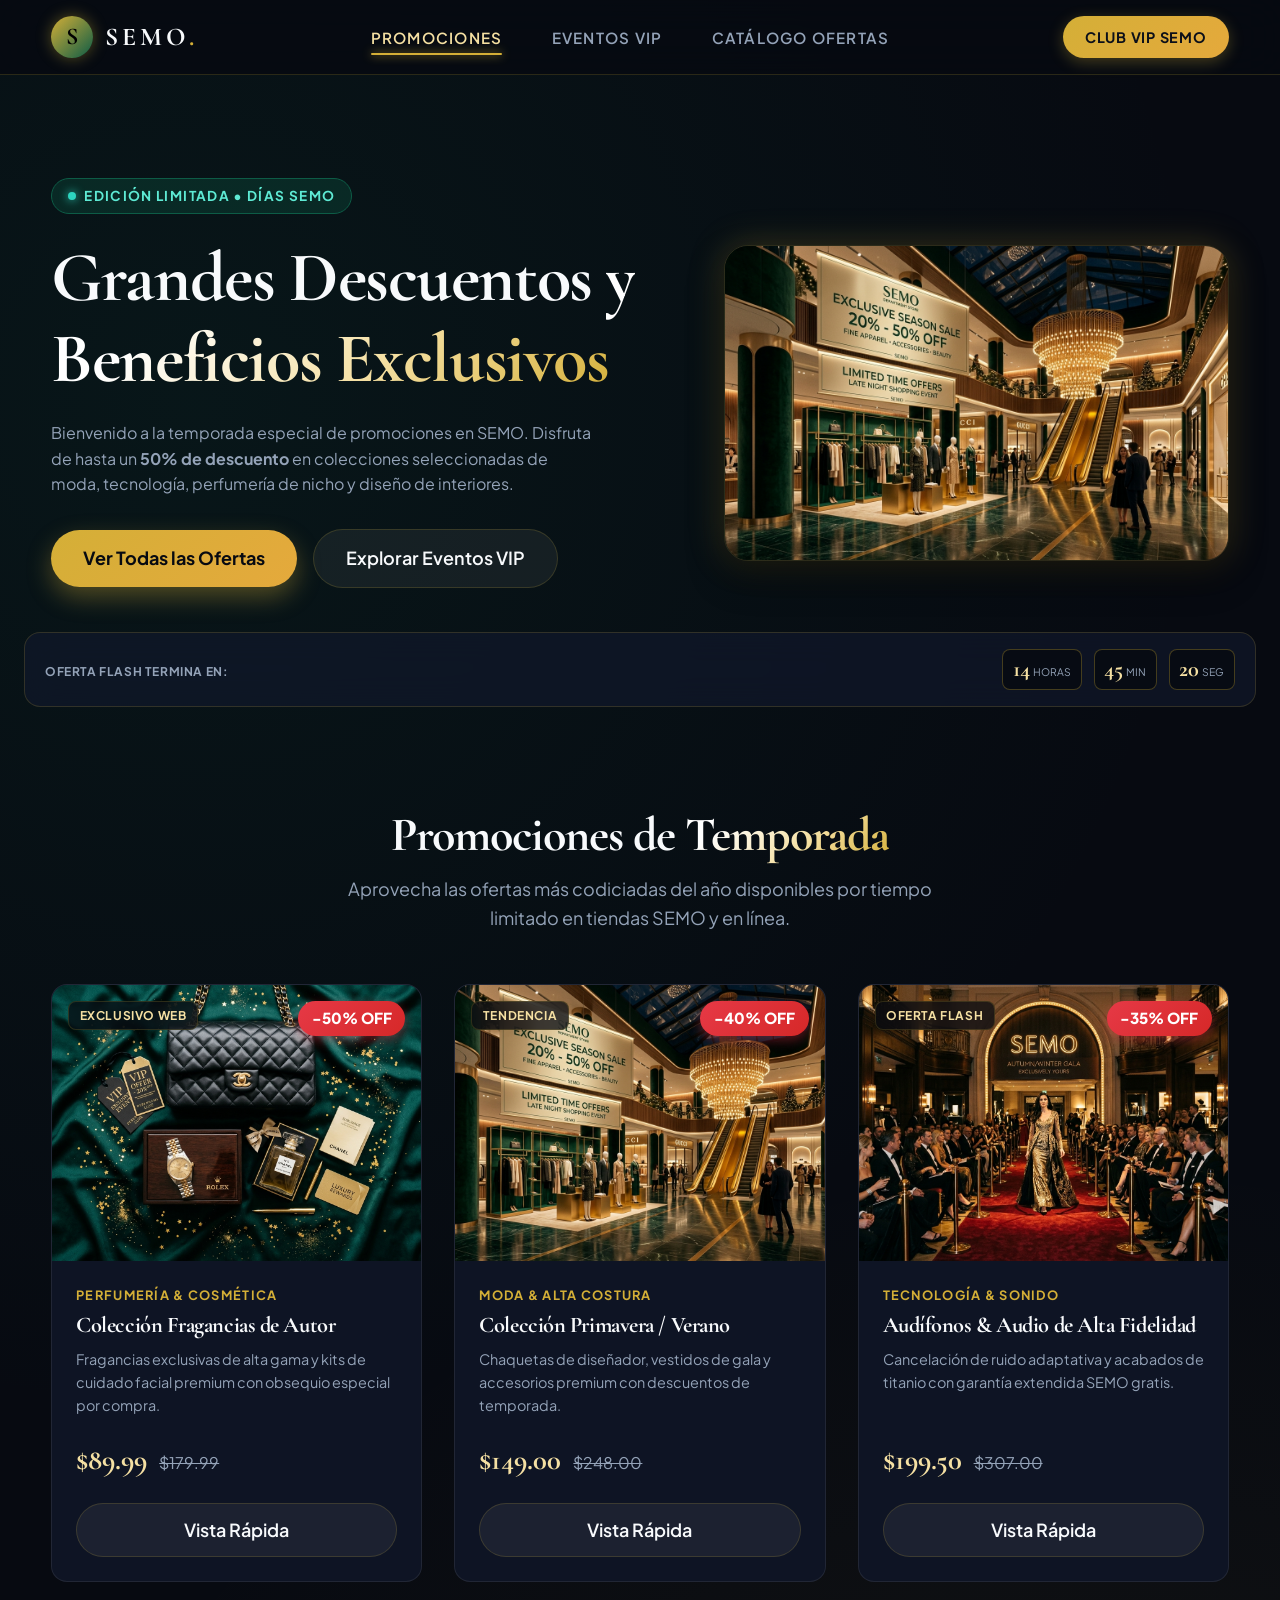
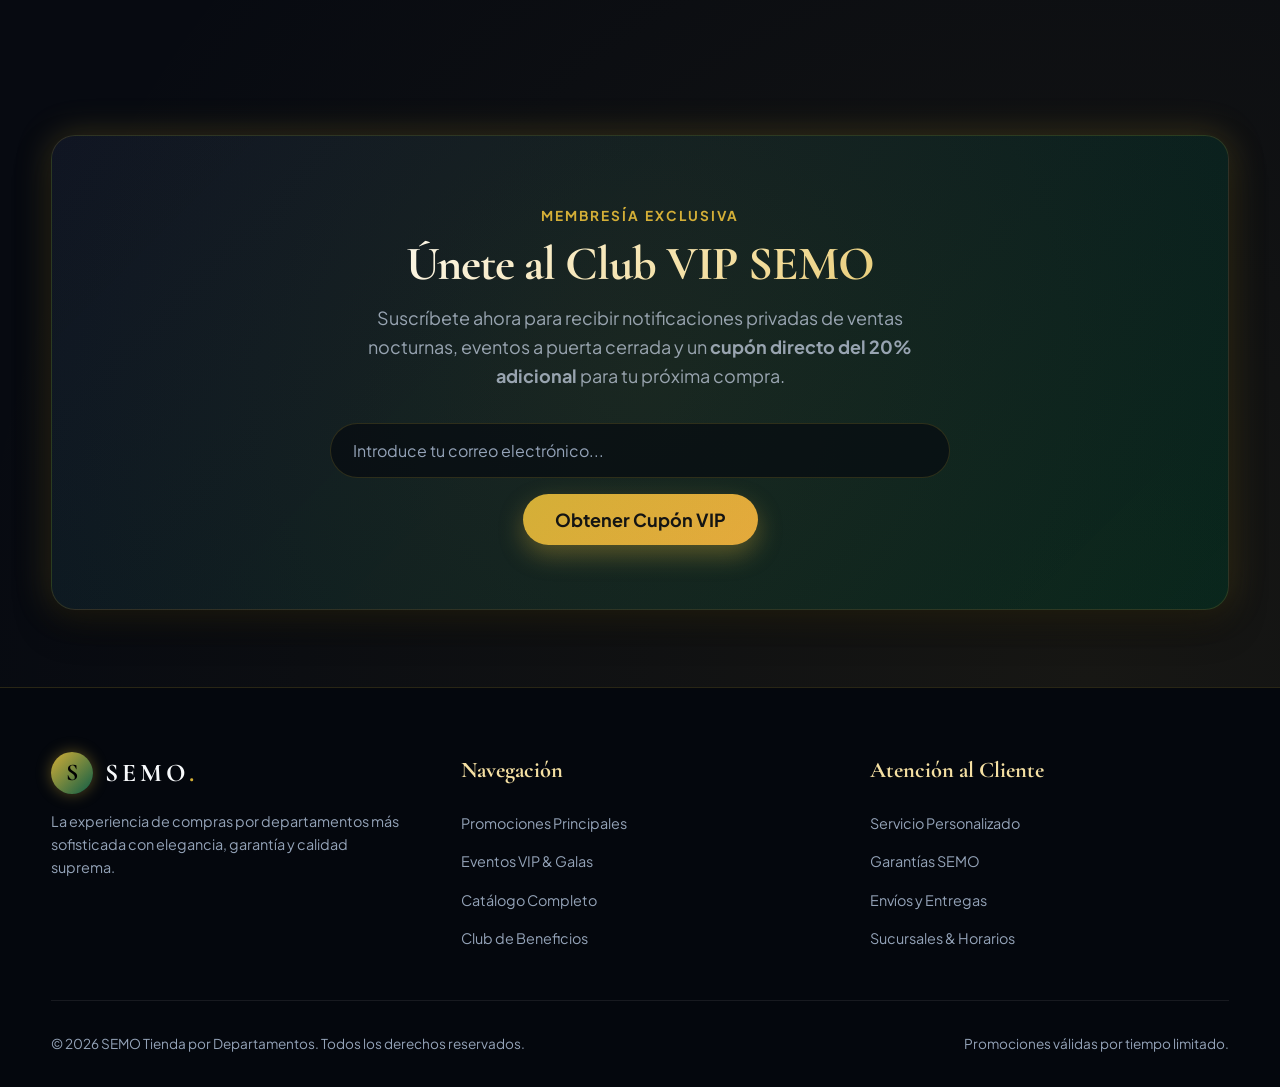
<file: index.html>
<!DOCTYPE html>
<html lang="es">
<head>
  <meta charset="UTF-8">
  <meta name="viewport" content="width=device-width, initial-scale=1.0">
  <title>SEMO | Promociones Exclusivas y Descuentos Especiales</title>
  <meta name="description" content="Descubre las promociones de temporada en SEMO Tienda por Departamentos. Descuentos de hasta el 50% en Moda, Tecnología, Perfumería y Hogar. Suscríbete al Club VIP.">
  <link rel="stylesheet" href="styles.css">
</head>
<body>

  <!-- HEADER Y NAVEGACIÓN -->
  <header class="header-navbar" id="top">
    <div class="container nav-container">
      <a href="index.html" class="brand-logo" aria-label="SEMO Inicio">
        <div class="brand-symbol">S</div>
        <div class="brand-text">SEMO<span>.</span></div>
      </a>

      <nav aria-label="Navegación Principal">
        <ul class="nav-links">
          <li><a href="index.html" class="nav-link active">Promociones</a></li>
          <li><a href="eventos.html" class="nav-link">Eventos VIP</a></li>
          <li><a href="catalogo.html" class="nav-link">Catálogo Ofertas</a></li>
        </ul>
      </nav>

      <a href="#suscribirse" class="nav-cta">Club VIP SEMO</a>
    </div>
  </header>

  <!-- MAIN CONTENT -->
  <main>

    <!-- HERO BANNER -->
    <section class="hero-section">
      <div class="container hero-grid">
        <div class="hero-content">
          <div class="hero-badge">
            <span class="pulse-dot"></span>
            <span>Edición Limitada • Días SEMO</span>
          </div>

          <h1 class="hero-title">Grandes Descuentos <span class="text-gradient-gold">y Beneficios Exclusivos</span></h1>

          <p class="hero-description">
            Bienvenido a la temporada especial de promociones en SEMO. Disfruta de hasta un <strong>50% de descuento</strong> en colecciones seleccionadas de moda, tecnología, perfumería de nicho y diseño de interiores.
          </p>

          <div class="hero-actions">
            <a href="catalogo.html" class="btn-primary">Ver Todas las Ofertas</a>
            <a href="eventos.html" class="btn-secondary">Explorar Eventos VIP</a>
          </div>

          <!-- CONTADOR REGRESIVO FLASH -->
          <div class="floating-card">
            <div>
              <small style="color: var(--text-muted); font-size: 0.75rem; text-transform: uppercase; font-weight: 700; letter-spacing: 0.05em;">Oferta Flash Termina En:</small>
            </div>
            <div class="timer-container" id="flash-timer">
              <div class="timer-box">
                <span class="timer-num" id="timer-hours">14</span>
                <span class="timer-label">Horas</span>
              </div>
              <div class="timer-box">
                <span class="timer-num" id="timer-minutes">45</span>
                <span class="timer-label">Min</span>
              </div>
              <div class="timer-box">
                <span class="timer-num" id="timer-seconds">22</span>
                <span class="timer-label">Seg</span>
              </div>
            </div>
          </div>
        </div>

        <div class="hero-media">
          <div class="media-frame">
            <img src="img/hero.jpg" alt="Interior de la tienda por departamentos SEMO con promociones de lujo" width="600" height="375" loading="eager">
          </div>
        </div>
      </div>
    </section>

    <!-- PROMOCIONES DESTACADAS -->
    <section class="section-padding" id="promociones">
      <div class="container">
        <div class="section-title">
          <h2>Promociones de <span class="text-gradient-gold">Temporada</span></h2>
          <p>Aprovecha las ofertas más codiciadas del año disponibles por tiempo limitado en tiendas SEMO y en línea.</p>
        </div>

        <div class="promo-grid">
          <!-- CARD 1 -->
          <article class="promo-card">
            <div class="card-image-wrap">
              <img src="img/catalog.jpg" alt="Perfumería y Cosmética de Lujo SEMO">
              <span class="badge-tag">Exclusivo Web</span>
              <span class="badge-discount">-50% OFF</span>
            </div>
            <div class="card-body">
              <span class="card-category">Perfumería & Cosmética</span>
              <h3 class="card-title">Colección Fragancias de Autor</h3>
              <p class="card-text">Fragancias exclusivas de alta gama y kits de cuidado facial premium con obsequio especial por compra.</p>
              <div class="card-price-row">
                <span class="price-current">$89.99</span>
                <span class="price-old">$179.99</span>
              </div>
              <button class="btn-secondary btn-quickview" data-title="Colección Fragancias de Autor" data-price="$89.99" data-old="$179.99" data-desc="Perfumería fina de autor con notas aromáticas orientales y amaderadas. Incluye estuche de regalo de lujo.">Vista Rápida</button>
            </div>
          </article>

          <!-- CARD 2 -->
          <article class="promo-card">
            <div class="card-image-wrap">
              <img src="img/hero.jpg" alt="Moda Alta Costura SEMO">
              <span class="badge-tag">Tendencia</span>
              <span class="badge-discount">-40% OFF</span>
            </div>
            <div class="card-body">
              <span class="card-category">Moda & Alta Costura</span>
              <h3 class="card-title">Colección Primavera / Verano</h3>
              <p class="card-text">Chaquetas de diseñador, vestidos de gala y accesorios premium con descuentos de temporada.</p>
              <div class="card-price-row">
                <span class="price-current">$149.00</span>
                <span class="price-old">$248.00</span>
              </div>
              <button class="btn-secondary btn-quickview" data-title="Colección Primavera / Verano" data-price="$149.00" data-old="$248.00" data-desc="Prendas de alta costura confeccionadas en telas de seda y lino importados. Elegancia sin esfuerzo.">Vista Rápida</button>
            </div>
          </article>

          <!-- CARD 3 -->
          <article class="promo-card">
            <div class="card-image-wrap">
              <img src="img/event.jpg" alt="Tecnología & Gadgets SEMO">
              <span class="badge-tag">Oferta Flash</span>
              <span class="badge-discount">-35% OFF</span>
            </div>
            <div class="card-body">
              <span class="card-category">Tecnología & Sonido</span>
              <h3 class="card-title">Audífonos & Audio de Alta Fidelidad</h3>
              <p class="card-text">Cancelación de ruido adaptativa y acabados de titanio con garantía extendida SEMO gratis.</p>
              <div class="card-price-row">
                <span class="price-current">$199.50</span>
                <span class="price-old">$307.00</span>
              </div>
              <button class="btn-secondary btn-quickview" data-title="Audífonos & Audio de Alta Fidelidad" data-price="$199.50" data-old="$307.00" data-desc="Sistema de audio Hi-Res inalámbrico con batería de 40 horas y estuche rígido incluido.">Vista Rápida</button>
            </div>
          </article>
        </div>
      </div>
    </section>

    <!-- FORMULARIO DE SUSCRIPCIÓN -->
    <section class="section-padding" id="suscribirse">
      <div class="container">
        <div class="subscribe-card">
          <span style="color: var(--gold-primary); text-transform: uppercase; font-weight: 700; letter-spacing: 0.15em; font-size: 0.85rem;">Membresía Exclusiva</span>
          <h2 style="margin-top: 0.5rem;" class="text-gradient-gold">Únete al Club VIP SEMO</h2>
          <p style="color: var(--text-muted); max-width: 550px; margin-inline: auto; margin-top: 0.75rem;">
            Suscríbete ahora para recibir notificaciones privadas de ventas nocturnas, eventos a puerta cerrada y un <strong>cupón directo del 20% adicional</strong> para tu próxima compra.
          </p>

          <form id="subscribe-form" class="subscribe-form" action="#" method="POST">
            <div class="form-group">
              <input type="email" class="form-input" placeholder="Introduce tu correo electrónico..." required aria-label="Dirección de correo electrónico">
            </div>
            <button type="submit" class="btn-primary">Obtener Cupón VIP</button>
          </form>
        </div>
      </div>
    </section>

  </main>

  <!-- MODAL SUSCRIPCIÓN -->
  <div class="modal-overlay" id="subscribe-modal" role="dialog" aria-modal="true" aria-labelledby="modal-title">
    <div class="modal-card">
      <button class="modal-close" id="close-subscribe-modal" aria-label="Cerrar modal">&times;</button>
      <div style="width: 56px; height: 56px; border-radius: 50%; background: rgba(212, 175, 55, 0.15); display: grid; place-items: center; margin-inline: auto; color: var(--gold-primary); font-size: 1.8rem; margin-bottom: 1rem;">✦</div>
      <h3 id="modal-title" class="text-gradient-gold">¡Suscripción Confirmada!</h3>
      <p style="color: var(--text-muted); margin-top: 0.5rem; font-size: 0.95rem;">
        Hemos registrado tu correo <strong id="registered-email" style="color: var(--text-main);"></strong>. Aquí tienes tu cupón exclusivo para usar hoy mismo:
      </p>

      <div class="coupon-box">SEMOVIP2026</div>

      <p style="color: var(--gold-light); font-size: 0.85rem;">Presenta este código en caja o ingresalo en el carrito digital.</p>
    </div>
  </div>

  <!-- MODAL QUICK VIEW -->
  <div class="modal-overlay" id="quickview-modal" role="dialog" aria-modal="true">
    <div class="modal-card">
      <button class="modal-close" id="close-quickview-modal">&times;</button>
      <h3 id="qv-title" class="text-gradient-gold" style="margin-bottom: 0.5rem;">Detalle del Producto</h3>
      <p id="qv-desc" style="color: var(--text-muted); font-size: 0.95rem; margin-bottom: 1.5rem;"></p>
      
      <div style="display: flex; justify-content: center; align-items: baseline; gap: 1rem; margin-bottom: 1.5rem;">
        <span id="qv-price" class="price-current"></span>
        <span id="qv-old-price" class="price-old"></span>
      </div>

      <button class="btn-primary" onclick="alert('¡Producto añadido a tus promociones guardadas!')" style="width: 100%;">Reservar Promoción</button>
    </div>
  </div>

  <!-- FOOTER -->
  <footer class="footer-main">
    <div class="container">
      <div class="footer-grid">
        <div class="footer-col">
          <div class="brand-logo" style="margin-bottom: 1rem;">
            <div class="brand-symbol">S</div>
            <div class="brand-text">SEMO<span>.</span></div>
          </div>
          <p>La experiencia de compras por departamentos más sofisticada con elegancia, garantía y calidad suprema.</p>
        </div>

        <div class="footer-col">
          <h4>Navegación</h4>
          <ul class="footer-links">
            <li><a href="index.html">Promociones Principales</a></li>
            <li><a href="eventos.html">Eventos VIP & Galas</a></li>
            <li><a href="catalogo.html">Catálogo Completo</a></li>
            <li><a href="#suscribirse">Club de Beneficios</a></li>
          </ul>
        </div>

        <div class="footer-col">
          <h4>Atención al Cliente</h4>
          <ul class="footer-links">
            <li><a href="#">Servicio Personalizado</a></li>
            <li><a href="#">Garantías SEMO</a></li>
            <li><a href="#">Envíos y Entregas</a></li>
            <li><a href="#">Sucursales & Horarios</a></li>
          </ul>
        </div>
      </div>

      <div class="footer-bottom">
        <p>&copy; 2026 SEMO Tienda por Departamentos. Todos los derechos reservados.</p>
        <p>Promociones válidas por tiempo limitado.</p>
      </div>
    </div>
  </footer>

  <script src="main.js"></script>
</body>
</html>
</file>
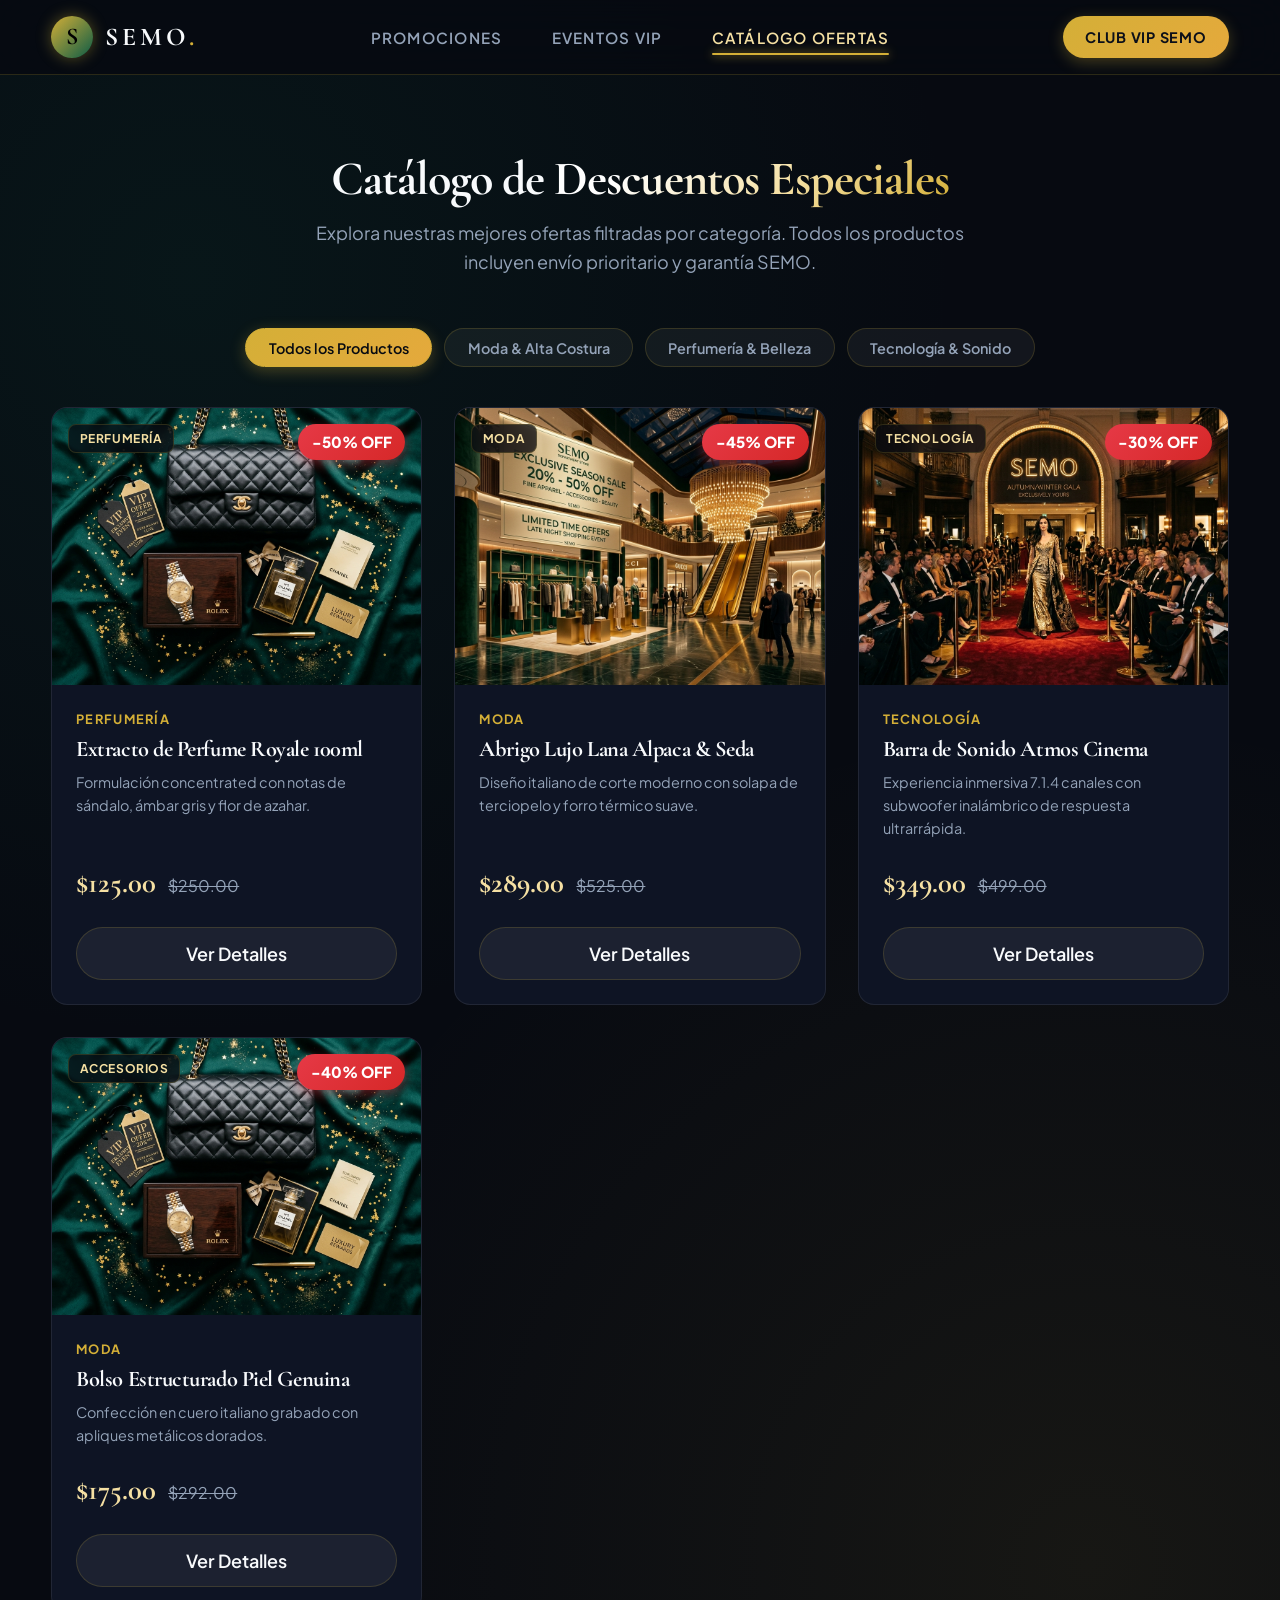
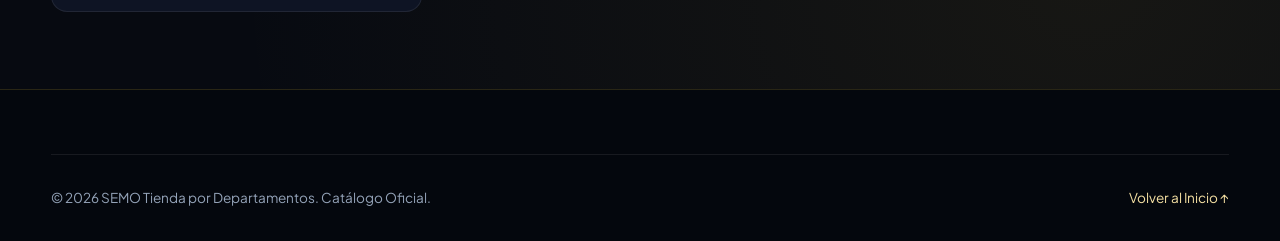
<file: catalogo.html>
<!DOCTYPE html>
<html lang="es">
<head>
  <meta charset="UTF-8">
  <meta name="viewport" content="width=device-width, initial-scale=1.0">
  <title>SEMO | Catálogo de Ofertas y Descuentos</title>
  <meta name="description" content="Explora el catálogo interactivo de ofertas en SEMO Tienda por Departamentos. Moda, tecnología, perfumería y artículos para el hogar al mejor precio.">
  <link rel="stylesheet" href="styles.css">
  <style>
    /* Estilos para botones de filtro en catálogo */
    .filter-bar {
      display: flex;
      flex-wrap: wrap;
      justify-content: center;
      gap: 0.75rem;
      margin-bottom: 2.5rem;
    }
    .filter-btn {
      background: rgba(255, 255, 255, 0.05);
      border: 1px solid var(--border-glass);
      color: var(--text-muted);
      padding: 0.6rem 1.4rem;
      border-radius: var(--radius-full);
      font-weight: 600;
      font-size: 0.9rem;
      cursor: pointer;
      transition: var(--transition-fast);
    }
    .filter-btn:hover, .filter-btn.active {
      background: linear-gradient(135deg, var(--gold-primary), var(--gold-accent));
      color: #070A11;
      border-color: var(--gold-primary);
      box-shadow: 0 4px 15px rgba(212, 175, 55, 0.3);
    }
  </style>
</head>
<body>

  <!-- HEADER Y NAVEGACIÓN -->
  <header class="header-navbar">
    <div class="container nav-container">
      <a href="index.html" class="brand-logo" aria-label="SEMO Inicio">
        <div class="brand-symbol">S</div>
        <div class="brand-text">SEMO<span>.</span></div>
      </a>

      <nav aria-label="Navegación Principal">
        <ul class="nav-links">
          <li><a href="index.html" class="nav-link">Promociones</a></li>
          <li><a href="eventos.html" class="nav-link">Eventos VIP</a></li>
          <li><a href="catalogo.html" class="nav-link active">Catálogo Ofertas</a></li>
        </ul>
      </nav>

      <a href="index.html#suscribirse" class="nav-cta">Club VIP SEMO</a>
    </div>
  </header>

  <main>
    <section class="section-padding">
      <div class="container">
        <div class="section-title">
          <h2>Catálogo de <span class="text-gradient-gold">Descuentos Especiales</span></h2>
          <p>Explora nuestras mejores ofertas filtradas por categoría. Todos los productos incluyen envío prioritario y garantía SEMO.</p>
        </div>

        <!-- BARRA DE FILTROS DE CATEGORÍA -->
        <div class="filter-bar">
          <button class="filter-btn active" data-filter="all">Todos los Productos</button>
          <button class="filter-btn" data-filter="moda">Moda & Alta Costura</button>
          <button class="filter-btn" data-filter="perfumeria">Perfumería & Belleza</button>
          <button class="filter-btn" data-filter="tecnologia">Tecnología & Sonido</button>
        </div>

        <!-- GRID DEL CATÁLOGO -->
        <div class="promo-grid">
          <!-- PRODUCTO 1 -->
          <article class="promo-card catalog-card" data-category="perfumeria">
            <div class="card-image-wrap">
              <img src="img/catalog.jpg" alt="Fragancia de Autor SEMO">
              <span class="badge-tag">Perfumería</span>
              <span class="badge-discount">-50% OFF</span>
            </div>
            <div class="card-body">
              <span class="card-category">Perfumería</span>
              <h3 class="card-title">Extracto de Perfume Royale 100ml</h3>
              <p class="card-text">Formulación concentrated con notas de sándalo, ámbar gris y flor de azahar.</p>
              <div class="card-price-row">
                <span class="price-current">$125.00</span>
                <span class="price-old">$250.00</span>
              </div>
              <button class="btn-secondary btn-quickview" data-title="Extracto de Perfume Royale 100ml" data-price="$125.00" data-old="$250.00" data-desc="Elixir de perfume exclusivo en frasco de cristal tallado a mano.">Ver Detalles</button>
            </div>
          </article>

          <!-- PRODUCTO 2 -->
          <article class="promo-card catalog-card" data-category="moda">
            <div class="card-image-wrap">
              <img src="img/hero.jpg" alt="Abrigo de Lana e Hilo de Seda">
              <span class="badge-tag">Moda</span>
              <span class="badge-discount">-45% OFF</span>
            </div>
            <div class="card-body">
              <span class="card-category">Moda</span>
              <h3 class="card-title">Abrigo Lujo Lana Alpaca & Seda</h3>
              <p class="card-text">Diseño italiano de corte moderno con solapa de terciopelo y forro térmico suave.</p>
              <div class="card-price-row">
                <span class="price-current">$289.00</span>
                <span class="price-old">$525.00</span>
              </div>
              <button class="btn-secondary btn-quickview" data-title="Abrigo Lujo Lana Alpaca & Seda" data-price="$289.00" data-old="$525.00" data-desc="Prenda invernal confeccionada artesanalmente en Italia. Confort absoluto.">Ver Detalles</button>
            </div>
          </article>

          <!-- PRODUCTO 3 -->
          <article class="promo-card catalog-card" data-category="tecnologia">
            <div class="card-image-wrap">
              <img src="img/event.jpg" alt="Sistema Smart Sound Master">
              <span class="badge-tag">Tecnología</span>
              <span class="badge-discount">-30% OFF</span>
            </div>
            <div class="card-body">
              <span class="card-category">Tecnología</span>
              <h3 class="card-title">Barra de Sonido Atmos Cinema</h3>
              <p class="card-text">Experiencia inmersiva 7.1.4 canales con subwoofer inalámbrico de respuesta ultrarrápida.</p>
              <div class="card-price-row">
                <span class="price-current">$349.00</span>
                <span class="price-old">$499.00</span>
              </div>
              <button class="btn-secondary btn-quickview" data-title="Barra de Sonido Atmos Cinema" data-price="$349.00" data-old="$499.00" data-desc="Sonido cinematográfico para tu sala de estar con conectividad Bluetooth 5.3 y HDMI eARC.">Ver Detalles</button>
            </div>
          </article>

          <!-- PRODUCTO 4 -->
          <article class="promo-card catalog-card" data-category="moda">
            <div class="card-image-wrap">
              <img src="img/catalog.jpg" alt="Bolso Piel Italiana SEMO">
              <span class="badge-tag">Accesorios</span>
              <span class="badge-discount">-40% OFF</span>
            </div>
            <div class="card-body">
              <span class="card-category">Moda</span>
              <h3 class="card-title">Bolso Estructurado Piel Genuina</h3>
              <p class="card-text">Confección en cuero italiano grabado con apliques metálicos dorados.</p>
              <div class="card-price-row">
                <span class="price-current">$175.00</span>
                <span class="price-old">$292.00</span>
              </div>
              <button class="btn-secondary btn-quickview" data-title="Bolso Estructurado Piel Genuina" data-price="$175.00" data-old="$292.00" data-desc="Elegante bolso de mano convertible con correa ajustable para hombro.">Ver Detalles</button>
            </div>
          </article>
        </div>
      </div>
    </section>
  </main>

  <!-- MODAL QUICK VIEW -->
  <div class="modal-overlay" id="quickview-modal" role="dialog" aria-modal="true">
    <div class="modal-card">
      <button class="modal-close" id="close-quickview-modal">&times;</button>
      <h3 id="qv-title" class="text-gradient-gold" style="margin-bottom: 0.5rem;">Detalle del Producto</h3>
      <p id="qv-desc" style="color: var(--text-muted); font-size: 0.95rem; margin-bottom: 1.5rem;"></p>
      
      <div style="display: flex; justify-content: center; align-items: baseline; gap: 1rem; margin-bottom: 1.5rem;">
        <span id="qv-price" class="price-current"></span>
        <span id="qv-old-price" class="price-old"></span>
      </div>

      <button class="btn-primary" onclick="alert('¡Excelente! Oferta reservada para retirar en tienda o envío.')" style="width: 100%;">Reservar Precio Especial</button>
    </div>
  </div>

  <!-- FOOTER -->
  <footer class="footer-main">
    <div class="container">
      <div class="footer-bottom">
        <p>&copy; 2026 SEMO Tienda por Departamentos. Catálogo Oficial.</p>
        <a href="index.html" style="color: var(--gold-light);">Volver al Inicio ↑</a>
      </div>
    </div>
  </footer>

  <script src="main.js"></script>
</body>
</html>
</file>
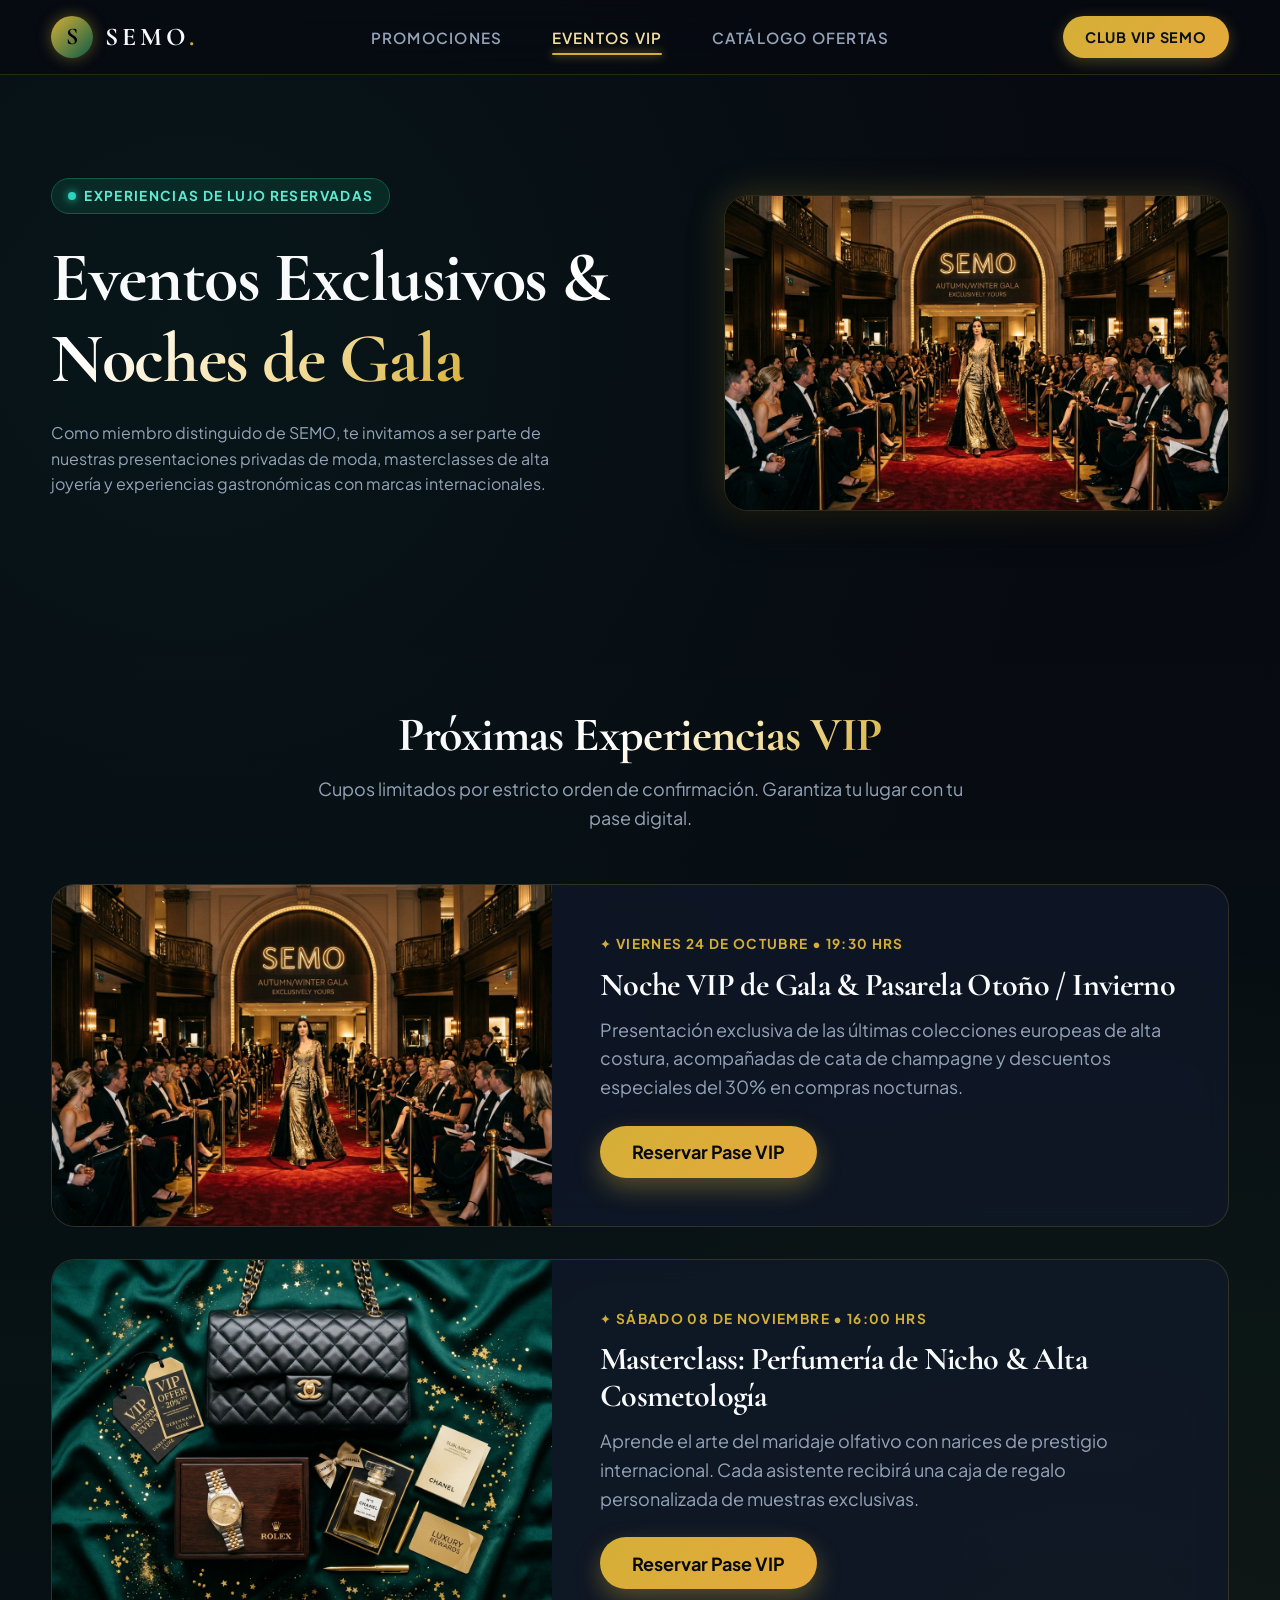
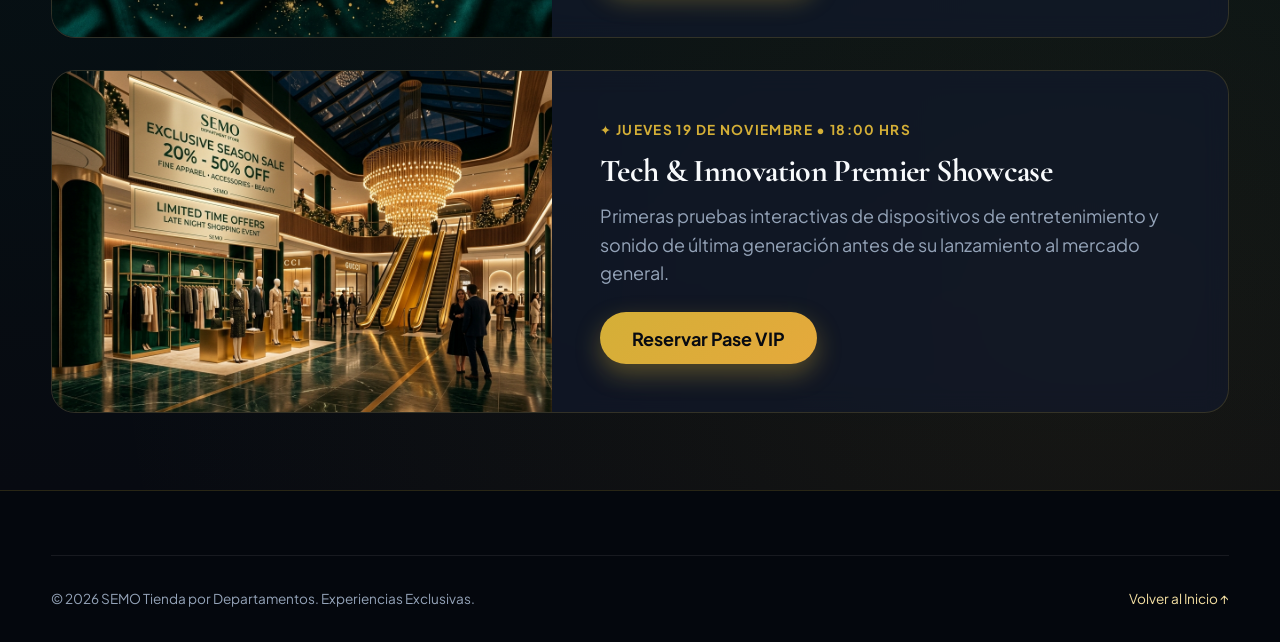
<file: eventos.html>
<!DOCTYPE html>
<html lang="es">
<head>
  <meta charset="UTF-8">
  <meta name="viewport" content="width=device-width, initial-scale=1.0">
  <title>SEMO | Eventos Exclusivos y Galas VIP</title>
  <meta name="description" content="Descubre la agenda de eventos exclusivos, desfiles de moda y catas privadas en SEMO Tienda por Departamentos. Reserva tu pase VIP.">
  <link rel="stylesheet" href="styles.css">
</head>
<body>

  <!-- HEADER Y NAVEGACIÓN -->
  <header class="header-navbar">
    <div class="container nav-container">
      <a href="index.html" class="brand-logo" aria-label="SEMO Inicio">
        <div class="brand-symbol">S</div>
        <div class="brand-text">SEMO<span>.</span></div>
      </a>

      <nav aria-label="Navegación Principal">
        <ul class="nav-links">
          <li><a href="index.html" class="nav-link">Promociones</a></li>
          <li><a href="eventos.html" class="nav-link active">Eventos VIP</a></li>
          <li><a href="catalogo.html" class="nav-link">Catálogo Ofertas</a></li>
        </ul>
      </nav>

      <a href="index.html#suscribirse" class="nav-cta">Club VIP SEMO</a>
    </div>
  </header>

  <main>
    <!-- HERO DE EVENTOS -->
    <section class="hero-section">
      <div class="container hero-grid">
        <div class="hero-content">
          <div class="hero-badge">
            <span class="pulse-dot"></span>
            <span>Experiencias de Lujo Reservadas</span>
          </div>

          <h1 class="hero-title">Eventos Exclusivos <span class="text-gradient-gold">& Noches de Gala</span></h1>

          <p class="hero-description">
            Como miembro distinguido de SEMO, te invitamos a ser parte de nuestras presentaciones privadas de moda, masterclasses de alta joyería y experiencias gastronómicas con marcas internacionales.
          </p>
        </div>

        <div class="hero-media">
          <div class="media-frame">
            <img src="img/event.jpg" alt="Noche de Gala y Desfile VIP en SEMO" width="600" height="375">
          </div>
        </div>
      </div>
    </section>

    <!-- AGENDA DE EVENTOS PRÓXIMOS -->
    <section class="section-padding events-section">
      <div class="container">
        <div class="section-title">
          <h2>Próximas <span class="text-gradient-gold">Experiencias VIP</span></h2>
          <p>Cupos limitados por estricto orden de confirmación. Garantiza tu lugar con tu pase digital.</p>
        </div>

        <div class="events-list">
          <!-- EVENTO 1 -->
          <article class="event-banner-card">
            <div class="event-media">
              <img src="img/event.jpg" alt="Noche de Gala Fall/Winter Moda SEMO" style="width:100%; height:100%; object-fit:cover;">
            </div>
            <div class="event-content">
              <div class="event-date-badge">
                <span>✦ Viernes 24 de Octubre • 19:30 HRS</span>
              </div>
              <h3 style="font-size: 2rem; margin-bottom: 0.75rem;">Noche VIP de Gala & Pasarela Otoño / Invierno</h3>
              <p style="color: var(--text-muted); margin-bottom: 1.5rem;">
                Presentación exclusiva de las últimas colecciones europeas de alta costura, acompañadas de cata de champagne y descuentos especiales del 30% en compras nocturnas.
              </p>
              <div>
                <button class="btn-primary btn-rsvp" data-event="Noche VIP de Gala & Pasarela Otoño / Invierno">Reservar Pase VIP</button>
              </div>
            </div>
          </article>

          <!-- EVENTO 2 -->
          <article class="event-banner-card">
            <div class="event-media">
              <img src="img/catalog.jpg" alt="Masterclass de Perfumería y Cuidado de la Piel" style="width:100%; height:100%; object-fit:cover;">
            </div>
            <div class="event-content">
              <div class="event-date-badge">
                <span>✦ Sábado 08 de Noviembre • 16:00 HRS</span>
              </div>
              <h3 style="font-size: 2rem; margin-bottom: 0.75rem;">Masterclass: Perfumería de Nicho & Alta Cosmetología</h3>
              <p style="color: var(--text-muted); margin-bottom: 1.5rem;">
                Aprende el arte del maridaje olfativo con narices de prestigio internacional. Cada asistente recibirá una caja de regalo personalizada de muestras exclusivas.
              </p>
              <div>
                <button class="btn-primary btn-rsvp" data-event="Masterclass: Perfumería de Nicho">Reservar Pase VIP</button>
              </div>
            </div>
          </article>

          <!-- EVENTO 3 -->
          <article class="event-banner-card">
            <div class="event-media">
              <img src="img/hero.jpg" alt="Lanzamiento Tecnológico Exclusivo SEMO" style="width:100%; height:100%; object-fit:cover;">
            </div>
            <div class="event-content">
              <div class="event-date-badge">
                <span>✦ Jueves 19 de Noviembre • 18:00 HRS</span>
              </div>
              <h3 style="font-size: 2rem; margin-bottom: 0.75rem;">Tech & Innovation Premier Showcase</h3>
              <p style="color: var(--text-muted); margin-bottom: 1.5rem;">
                Primeras pruebas interactivas de dispositivos de entretenimiento y sonido de última generación antes de su lanzamiento al mercado general.
              </p>
              <div>
                <button class="btn-primary btn-rsvp" data-event="Tech & Innovation Premier Showcase">Reservar Pase VIP</button>
              </div>
            </div>
          </article>
        </div>
      </div>
    </section>

  </main>

  <!-- MODAL RESERVACIÓN RSVP -->
  <div class="modal-overlay" id="event-modal" role="dialog" aria-modal="true">
    <div class="modal-card">
      <button class="modal-close" id="close-event-modal">&times;</button>
      <h3 class="text-gradient-gold" style="margin-bottom: 0.5rem;">Reserva de Pase VIP</h3>
      <p style="color: var(--text-muted); font-size: 0.9rem; margin-bottom: 1.25rem;">
        Confirmarás tu entrada para: <strong id="modal-event-name" style="color: var(--gold-light);"></strong>
      </p>

      <form id="rsvp-form" style="display: flex; flex-direction: column; gap: 1rem;">
        <input type="text" class="form-input" placeholder="Nombre completo" required>
        <input type="email" class="form-input" placeholder="Correo electrónico" required>
        <select class="form-input" style="color: var(--text-muted);" required>
          <option value="">Selecciona número de acompañantes</option>
          <option value="1">1 Persona (Individual)</option>
          <option value="2">2 Personas (+1 Acompañante)</option>
        </select>
        <button type="submit" class="btn-primary" style="margin-top: 0.5rem;">Confirmar Asistencia</button>
      </form>
    </div>
  </div>

  <!-- FOOTER -->
  <footer class="footer-main">
    <div class="container">
      <div class="footer-bottom">
        <p>&copy; 2026 SEMO Tienda por Departamentos. Experiencias Exclusivas.</p>
        <a href="index.html" style="color: var(--gold-light);">Volver al Inicio ↑</a>
      </div>
    </div>
  </footer>

  <script src="main.js"></script>
</body>
</html>
</file>
<file: styles.css>
/* ==========================================================================
   SEMO DEPARTMENT STORE - ESTILOS PRINCIPALES
   Diseño de Lujo Responsive SIN Media Queries
   ========================================================================== */

/* --------------------------------------------------------------------------
   1. VARIABLES DE DISEÑO & CONFIGURACIÓN BASE
   -------------------------------------------------------------------------- */
@import url('https://fonts.googleapis.com/css2?family=Cormorant+Garamond:ital,wght@0,500;0,600;0,700;1,400&family=Plus+Jakarta+Sans:wght@300;400;500;600;700;800&display=swap');

:root {
  /* Paleta de Colores Lujosos */
  --bg-dark: #070A11;
  --bg-surface: #0E1424;
  --bg-surface-elevated: #161F36;
  --bg-glass: rgba(18, 26, 45, 0.65);
  --border-glass: rgba(212, 175, 55, 0.18);
  --border-subtle: rgba(255, 255, 255, 0.08);

  /* Tonos Esmeralda y Dorado SEMO */
  --emerald-deep: #05261D;
  --emerald-vibrant: #0D5C46;
  --gold-primary: #D4AF37;
  --gold-light: #F5E0A3;
  --gold-accent: #E5A93C;
  --red-discount: #E63946;

  /* Texto */
  --text-main: #F8FAFC;
  --text-muted: #94A3B8;
  --text-gold: #F5E0A3;

  /* Tipografías */
  --font-heading: 'Cormorant Garamond', Georgia, 'Times New Roman', serif;
  --font-body: 'Plus Jakarta Sans', system-ui, -apple-system, sans-serif;

  /* Sombras y Efectos */
  --shadow-glow: 0 0 35px rgba(212, 175, 55, 0.25);
  --shadow-card: 0 16px 36px rgba(0, 0, 0, 0.45);
  --radius-sm: 8px;
  --radius-md: 16px;
  --radius-lg: 24px;
  --radius-full: 9999px;

  /* Transiciones */
  --transition-fast: 0.2s cubic-bezier(0.4, 0, 0.2, 1);
  --transition-smooth: 0.4s cubic-bezier(0.16, 1, 0.3, 1);
}

/* Reset y Propiedades Globales Fluidas */
*, *::before, *::after {
  box-sizing: border-box;
  margin: 0;
  padding: 0;
}

html {
  scroll-behavior: smooth;
  color-scheme: dark;
}

body {
  background-color: var(--bg-dark);
  color: var(--text-main);
  font-family: var(--font-body);
  font-size: clamp(0.95rem, 0.8rem + 0.5vw, 1.125rem);
  line-height: 1.6;
  min-height: 100vh;
  overflow-x: hidden;
  background-image: 
    radial-gradient(circle at 15% 15%, rgba(13, 92, 70, 0.15) 0%, transparent 40%),
    radial-gradient(circle at 85% 85%, rgba(212, 175, 55, 0.08) 0%, transparent 45%);
}

/* Elementos Globales Reutilizables */
img, video {
  max-width: 100%;
  height: auto;
  display: block;
  object-fit: cover;
}

a {
  color: inherit;
  text-decoration: none;
}

button, input, select, textarea {
  font-family: inherit;
  font-size: inherit;
}

/* Contenedores Fluidos SIN Media Queries */
.container {
  width: min(92%, 1280px);
  margin-inline: auto;
}

.section-padding {
  padding-block: clamp(3rem, 6vw, 6rem);
}

/* --------------------------------------------------------------------------
   2. TIPOGRAFÍA Y ENCABEZADOS FLUIDOS
   -------------------------------------------------------------------------- */
h1, h2, h3, .font-heading {
  font-family: var(--font-heading);
  font-weight: 700;
  line-height: 1.15;
  letter-spacing: -0.02em;
}

h1 {
  font-size: clamp(2.4rem, 1.2rem + 4vw, 4.5rem);
}

h2 {
  font-size: clamp(1.8rem, 1rem + 2.5vw, 3.2rem);
}

h3 {
  font-size: clamp(1.3rem, 0.9rem + 1.5vw, 2.2rem);
}

.text-gradient-gold {
  background: linear-gradient(135deg, #FFFFFF 20%, var(--gold-light) 60%, var(--gold-primary) 100%);
  -webkit-background-clip: text;
  -webkit-text-fill-color: transparent;
}

.text-emerald {
  color: #2DD4BF;
}

.section-title {
  text-align: center;
  margin-bottom: clamp(2rem, 4vw, 3.5rem);
}

.section-title p {
  color: var(--text-muted);
  max-width: 650px;
  margin-inline: auto;
  margin-top: 0.75rem;
}

/* --------------------------------------------------------------------------
   3. NAVEGACIÓN Y HEADER FLUIDO
   -------------------------------------------------------------------------- */
.header-navbar {
  position: sticky;
  top: 0;
  z-index: 100;
  background: rgba(7, 10, 17, 0.85);
  backdrop-filter: blur(20px);
  border-bottom: 1px solid var(--border-glass);
}

.nav-container {
  display: flex;
  flex-wrap: wrap;
  align-items: center;
  justify-content: space-between;
  padding-block: 1rem;
  gap: 1rem;
}

.brand-logo {
  display: flex;
  align-items: center;
  gap: 0.75rem;
}

.brand-symbol {
  width: 42px;
  height: 42px;
  border-radius: 50%;
  background: linear-gradient(135deg, var(--gold-primary), var(--emerald-vibrant));
  display: grid;
  place-items: center;
  color: #000;
  font-weight: 900;
  font-family: var(--font-heading);
  font-size: 1.5rem;
  box-shadow: 0 0 15px rgba(212, 175, 55, 0.4);
}

.brand-text {
  font-family: var(--font-heading);
  font-size: clamp(1.6rem, 2vw, 2.2rem);
  font-weight: 700;
  letter-spacing: 0.15em;
  color: var(--text-main);
}

.brand-text span {
  color: var(--gold-primary);
}

.nav-links {
  display: flex;
  flex-wrap: wrap;
  align-items: center;
  gap: clamp(0.75rem, 2vw, 2rem);
  list-style: none;
}

.nav-link {
  font-size: 0.95rem;
  font-weight: 600;
  text-transform: uppercase;
  letter-spacing: 0.08em;
  color: var(--text-muted);
  padding: 0.5rem 0.75rem;
  border-radius: var(--radius-sm);
  transition: var(--transition-fast);
  position: relative;
}

.nav-link:hover, .nav-link.active {
  color: var(--gold-light);
}

.nav-link.active::after {
  content: '';
  position: absolute;
  bottom: 0;
  left: 0.75rem;
  right: 0.75rem;
  height: 2px;
  background: var(--gold-primary);
  border-radius: 2px;
  box-shadow: 0 0 10px var(--gold-primary);
}

.nav-cta {
  background: linear-gradient(135deg, var(--gold-primary), var(--gold-accent));
  color: #0B0F19;
  padding: 0.6rem 1.4rem;
  border-radius: var(--radius-full);
  font-weight: 700;
  font-size: 0.9rem;
  letter-spacing: 0.05em;
  text-transform: uppercase;
  transition: var(--transition-smooth);
  box-shadow: 0 4px 15px rgba(212, 175, 55, 0.3);
}

.nav-cta:hover {
  transform: translateY(-2px);
  box-shadow: 0 8px 25px rgba(212, 175, 55, 0.5);
  background: linear-gradient(135deg, #FFF, var(--gold-primary));
}

/* --------------------------------------------------------------------------
   4. HERO BANNER PRINCIPAL
   -------------------------------------------------------------------------- */
.hero-section {
  position: relative;
  padding-block: clamp(3rem, 8vw, 7rem);
  overflow: hidden;
}

.hero-grid {
  display: flex;
  flex-wrap: wrap;
  align-items: center;
  gap: clamp(2rem, 4vw, 4rem);
}

.hero-content {
  flex: 1 1 clamp(300px, 50%, 600px);
}

.hero-badge {
  display: inline-flex;
  align-items: center;
  gap: 0.5rem;
  padding: 0.4rem 1rem;
  border-radius: var(--radius-full);
  background: rgba(13, 92, 70, 0.3);
  border: 1px solid var(--emerald-vibrant);
  color: #5EEAD4;
  font-size: 0.85rem;
  font-weight: 700;
  letter-spacing: 0.1em;
  text-transform: uppercase;
  margin-bottom: 1.5rem;
}

.hero-badge .pulse-dot {
  width: 8px;
  height: 8px;
  border-radius: 50%;
  background-color: #2DD4BF;
  box-shadow: 0 0 10px #2DD4BF;
}

.hero-title {
  margin-bottom: 1.25rem;
}

.hero-description {
  color: var(--text-muted);
  font-size: clamp(1rem, 1.2vw, 1.25rem);
  margin-bottom: 2rem;
  max-width: 540px;
}

.hero-actions {
  display: flex;
  flex-wrap: wrap;
  gap: 1rem;
  align-items: center;
  margin-bottom: 2.5rem;
}

.btn-primary {
  display: inline-flex;
  align-items: center;
  justify-content: center;
  gap: 0.6rem;
  background: linear-gradient(135deg, var(--gold-primary), var(--gold-accent));
  color: #070A11;
  font-weight: 700;
  padding: 0.9rem 2rem;
  border-radius: var(--radius-full);
  border: none;
  cursor: pointer;
  transition: var(--transition-smooth);
  box-shadow: 0 10px 25px rgba(212, 175, 55, 0.35);
}

.btn-primary:hover {
  transform: translateY(-3px) scale(1.02);
  box-shadow: 0 15px 35px rgba(212, 175, 55, 0.5);
  background: linear-gradient(135deg, #FFF, var(--gold-primary));
}

.btn-secondary {
  display: inline-flex;
  align-items: center;
  justify-content: center;
  gap: 0.6rem;
  background: rgba(255, 255, 255, 0.06);
  border: 1px solid var(--border-glass);
  color: var(--text-main);
  font-weight: 600;
  padding: 0.9rem 2rem;
  border-radius: var(--radius-full);
  cursor: pointer;
  transition: var(--transition-smooth);
}

.btn-secondary:hover {
  background: rgba(212, 175, 55, 0.12);
  border-color: var(--gold-primary);
  color: var(--gold-light);
  transform: translateY(-3px);
}

.hero-media {
  flex: 1 1 clamp(300px, 40%, 550px);
  position: relative;
}

.media-frame {
  position: relative;
  border-radius: var(--radius-lg);
  overflow: hidden;
  border: 1px solid var(--border-glass);
  box-shadow: var(--shadow-card), var(--shadow-glow);
}

.media-frame img {
  width: 100%;
  aspect-ratio: 16 / 10;
  transition: transform 0.6s ease;
}

.media-frame:hover img {
  transform: scale(1.05);
}

.floating-card {
  position: absolute;
  bottom: 1.5rem;
  left: 1.5rem;
  right: 1.5rem;
  background: var(--bg-glass);
  backdrop-filter: blur(16px);
  border: 1px solid var(--border-glass);
  padding: 1rem 1.25rem;
  border-radius: var(--radius-md);
  display: flex;
  align-items: center;
  justify-content: space-between;
}

/* --------------------------------------------------------------------------
   5. CONTADOR REGRESIVO FLASH
   -------------------------------------------------------------------------- */
.timer-container {
  display: flex;
  align-items: center;
  gap: 0.75rem;
}

.timer-box {
  background: rgba(7, 10, 17, 0.8);
  border: 1px solid rgba(212, 175, 55, 0.3);
  border-radius: var(--radius-sm);
  padding: 0.3rem 0.6rem;
  text-align: center;
  min-width: 48px;
}

.timer-num {
  font-family: var(--font-heading);
  font-size: 1.4rem;
  font-weight: 700;
  color: var(--gold-light);
  line-height: 1;
}

.timer-label {
  font-size: 0.65rem;
  text-transform: uppercase;
  color: var(--text-muted);
}

/* --------------------------------------------------------------------------
   6. GRID DE PROMOCIONES Y TARJETAS FLUIDAS
   -------------------------------------------------------------------------- */
.promo-grid {
  display: grid;
  grid-template-columns: repeat(auto-fit, minmax(min(100%, 300px), 1fr));
  gap: clamp(1.25rem, 2.5vw, 2rem);
}

.promo-card {
  background: var(--bg-surface);
  border-radius: var(--radius-md);
  border: 1px solid var(--border-subtle);
  overflow: hidden;
  display: flex;
  flex-direction: column;
  transition: var(--transition-smooth);
  position: relative;
}

.promo-card:hover {
  transform: translateY(-8px);
  border-color: var(--border-glass);
  box-shadow: 0 20px 40px rgba(0, 0, 0, 0.5), 0 0 25px rgba(212, 175, 55, 0.15);
}

.card-image-wrap {
  position: relative;
  aspect-ratio: 4 / 3;
  overflow: hidden;
  background-color: #121929;
}

.card-image-wrap img {
  width: 100%;
  height: 100%;
  transition: transform 0.5s ease;
}

.promo-card:hover .card-image-wrap img {
  transform: scale(1.08);
}

.badge-discount {
  position: absolute;
  top: 1rem;
  right: 1rem;
  background: linear-gradient(135deg, #E63946, #D62828);
  color: #FFF;
  font-weight: 800;
  font-size: 0.95rem;
  padding: 0.35rem 0.85rem;
  border-radius: var(--radius-full);
  box-shadow: 0 4px 12px rgba(230, 57, 70, 0.4);
}

.badge-tag {
  position: absolute;
  top: 1rem;
  left: 1rem;
  background: rgba(7, 10, 17, 0.75);
  backdrop-filter: blur(8px);
  border: 1px solid var(--border-glass);
  color: var(--gold-light);
  font-size: 0.75rem;
  font-weight: 700;
  letter-spacing: 0.05em;
  padding: 0.25rem 0.65rem;
  border-radius: var(--radius-sm);
  text-transform: uppercase;
}

.card-body {
  padding: 1.5rem;
  display: flex;
  flex-direction: column;
  flex-grow: 1;
}

.card-category {
  color: var(--gold-primary);
  font-size: 0.8rem;
  font-weight: 700;
  text-transform: uppercase;
  letter-spacing: 0.1em;
  margin-bottom: 0.4rem;
}

.card-title {
  font-size: 1.4rem;
  margin-bottom: 0.6rem;
  color: var(--text-main);
}

.card-text {
  color: var(--text-muted);
  font-size: 0.9rem;
  margin-bottom: 1.25rem;
  flex-grow: 1;
}

.card-price-row {
  display: flex;
  align-items: baseline;
  gap: 0.75rem;
  margin-bottom: 1.25rem;
}

.price-current {
  font-family: var(--font-heading);
  font-size: 1.8rem;
  font-weight: 700;
  color: var(--gold-light);
}

.price-old {
  font-size: 1rem;
  text-decoration: line-through;
  color: var(--text-muted);
}

/* --------------------------------------------------------------------------
   7. SECCIÓN DE EVENTOS EXCLUSIVOS
   -------------------------------------------------------------------------- */
.events-section {
  background: linear-gradient(180deg, transparent 0%, rgba(5, 38, 29, 0.3) 50%, transparent 100%);
  position: relative;
}

.events-list {
  display: flex;
  flex-direction: column;
  gap: 2rem;
}

.event-banner-card {
  display: flex;
  flex-wrap: wrap;
  background: var(--bg-glass);
  border: 1px solid var(--border-glass);
  border-radius: var(--radius-lg);
  overflow: hidden;
  backdrop-filter: blur(12px);
  transition: var(--transition-smooth);
}

.event-banner-card:hover {
  border-color: var(--gold-primary);
  box-shadow: var(--shadow-glow);
}

.event-media {
  flex: 1 1 clamp(280px, 40%, 480px);
  min-height: 280px;
}

.event-content {
  flex: 1 1 clamp(300px, 55%, 650px);
  padding: clamp(1.5rem, 4vw, 3rem);
  display: flex;
  flex-direction: column;
  justify-content: center;
}

.event-date-badge {
  display: inline-flex;
  align-items: center;
  gap: 0.5rem;
  color: var(--gold-primary);
  font-weight: 700;
  font-size: 0.85rem;
  text-transform: uppercase;
  letter-spacing: 0.1em;
  margin-bottom: 0.75rem;
}

/* --------------------------------------------------------------------------
   8. FORMULARIO DE SUSCRIPCIÓN CLUB VIP
   -------------------------------------------------------------------------- */
.subscribe-card {
  background: linear-gradient(135deg, rgba(14, 20, 36, 0.95), rgba(5, 38, 29, 0.9));
  border: 1px solid var(--border-glass);
  border-radius: var(--radius-lg);
  padding: clamp(2rem, 5vw, 4.5rem);
  text-align: center;
  box-shadow: var(--shadow-card), var(--shadow-glow);
  position: relative;
  overflow: hidden;
}

.subscribe-card::before {
  content: '';
  position: absolute;
  top: -50%;
  left: -50%;
  width: 200%;
  height: 200%;
  background: radial-gradient(circle, rgba(212, 175, 55, 0.08) 0%, transparent 60%);
  pointer-events: none;
}

.subscribe-form {
  display: flex;
  flex-wrap: wrap;
  justify-content: center;
  gap: 1rem;
  max-width: 620px;
  margin-inline: auto;
  margin-top: 2rem;
}

.form-group {
  flex: 1 1 clamp(250px, 60%, 420px);
  position: relative;
}

.form-input {
  width: 100%;
  padding: 1rem 1.4rem;
  background: rgba(7, 10, 17, 0.7);
  border: 1px solid var(--border-glass);
  border-radius: var(--radius-full);
  color: var(--text-main);
  font-size: 1rem;
  outline: none;
  transition: var(--transition-fast);
}

.form-input:focus {
  border-color: var(--gold-primary);
  box-shadow: 0 0 15px rgba(212, 175, 55, 0.3);
  background: rgba(7, 10, 17, 0.9);
}

.form-input::placeholder {
  color: var(--text-muted);
}

/* --------------------------------------------------------------------------
   9. MODAL INTERACTIVO (DIALOG)
   -------------------------------------------------------------------------- */
.modal-overlay {
  position: fixed;
  inset: 0;
  background: rgba(3, 6, 12, 0.85);
  backdrop-filter: blur(12px);
  display: grid;
  place-items: center;
  z-index: 1000;
  opacity: 0;
  visibility: hidden;
  transition: opacity 0.3s ease, visibility 0.3s ease;
  padding: 1rem;
}

.modal-overlay.active {
  opacity: 1;
  visibility: visible;
}

.modal-card {
  background: var(--bg-surface-elevated);
  border: 1px solid var(--border-glass);
  border-radius: var(--radius-lg);
  padding: clamp(2rem, 4vw, 3rem);
  width: min(92%, 520px);
  box-shadow: 0 25px 50px rgba(0, 0, 0, 0.8), var(--shadow-glow);
  position: relative;
  text-align: center;
  transform: scale(0.9);
  transition: transform 0.3s cubic-bezier(0.16, 1, 0.3, 1);
}

.modal-overlay.active .modal-card {
  transform: scale(1);
}

.modal-close {
  position: absolute;
  top: 1rem;
  right: 1.25rem;
  background: transparent;
  border: none;
  color: var(--text-muted);
  font-size: 1.8rem;
  cursor: pointer;
  line-height: 1;
  transition: color 0.2s ease;
}

.modal-close:hover {
  color: var(--gold-primary);
}

.coupon-box {
  background: rgba(212, 175, 55, 0.12);
  border: 2px dashed var(--gold-primary);
  border-radius: var(--radius-md);
  padding: 1rem;
  margin-block: 1.5rem;
  font-family: monospace;
  font-size: 1.5rem;
  font-weight: 700;
  color: var(--gold-light);
  letter-spacing: 0.15em;
}

/* --------------------------------------------------------------------------
   10. FOOTER SEMÁNTICO
   -------------------------------------------------------------------------- */
.footer-main {
  background: #04070D;
  border-top: 1px solid var(--border-glass);
  padding-top: clamp(3rem, 5vw, 5rem);
  padding-bottom: 2rem;
}

.footer-grid {
  display: grid;
  grid-template-columns: repeat(auto-fit, minmax(min(100%, 240px), 1fr));
  gap: clamp(2rem, 4vw, 3.5rem);
  margin-bottom: 3rem;
}

.footer-col h4 {
  font-family: var(--font-heading);
  font-size: 1.4rem;
  color: var(--gold-light);
  margin-bottom: 1.25rem;
}

.footer-col p {
  color: var(--text-muted);
  font-size: 0.9rem;
  margin-bottom: 1rem;
}

.footer-links {
  list-style: none;
  display: flex;
  flex-direction: column;
  gap: 0.6rem;
}

.footer-links a {
  color: var(--text-muted);
  font-size: 0.9rem;
  transition: color 0.2s ease;
}

.footer-links a:hover {
  color: var(--gold-light);
  padding-left: 4px;
}

.footer-bottom {
  border-top: 1px solid var(--border-subtle);
  padding-top: 2rem;
  display: flex;
  flex-wrap: wrap;
  justify-content: space-between;
  align-items: center;
  gap: 1rem;
  color: var(--text-muted);
  font-size: 0.85rem;
}
</file>
